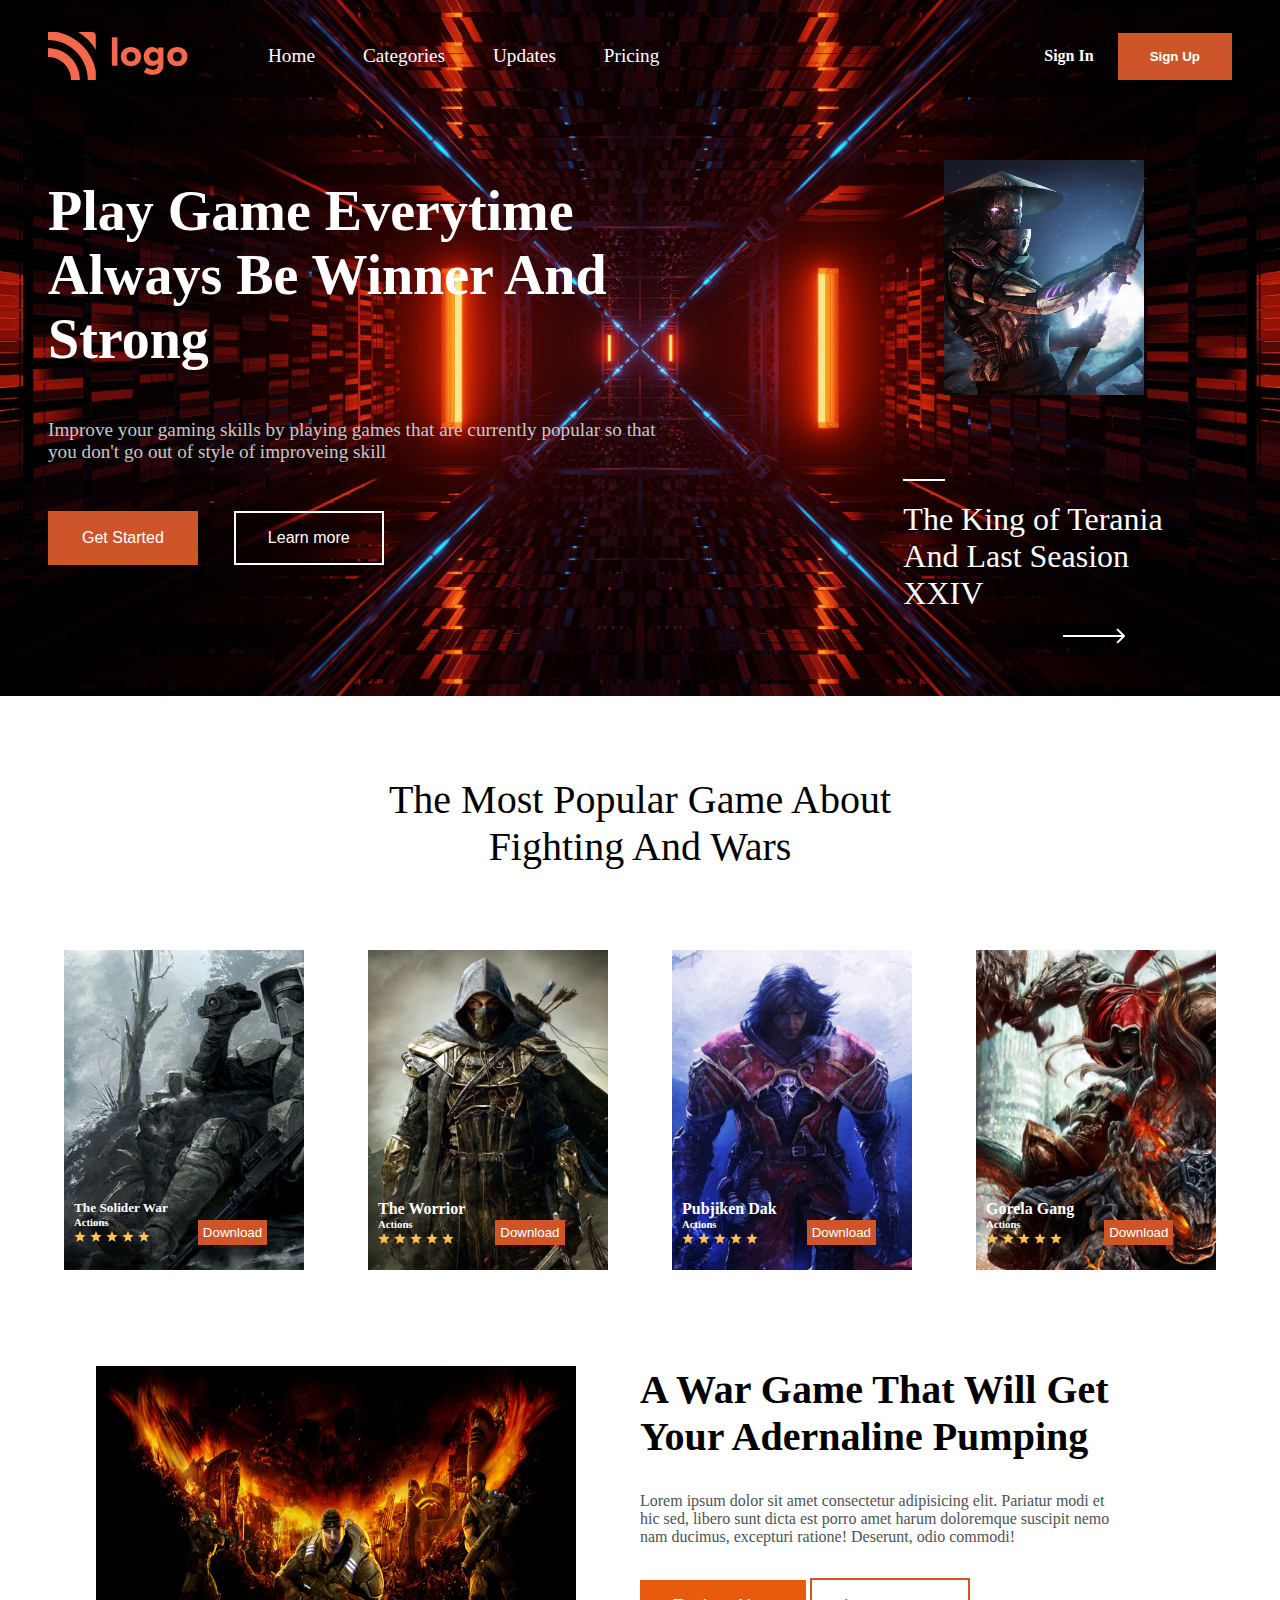
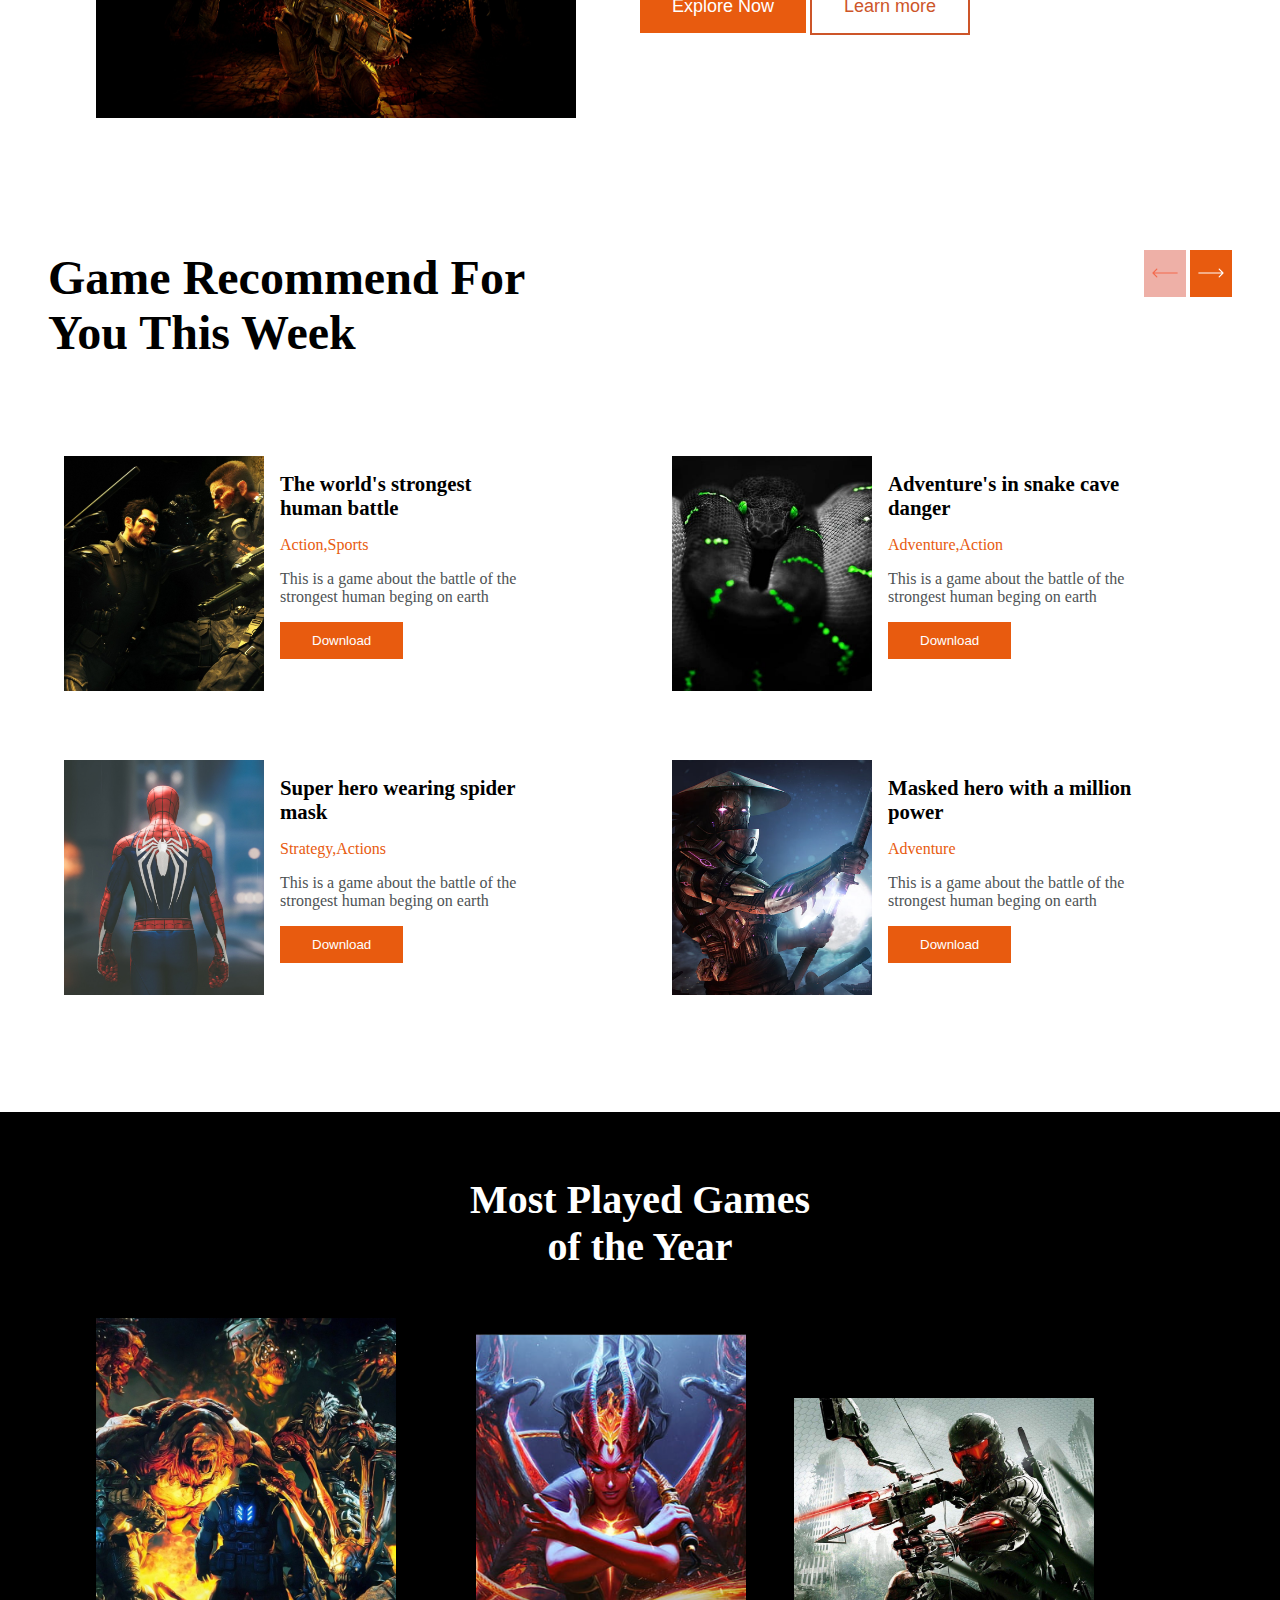
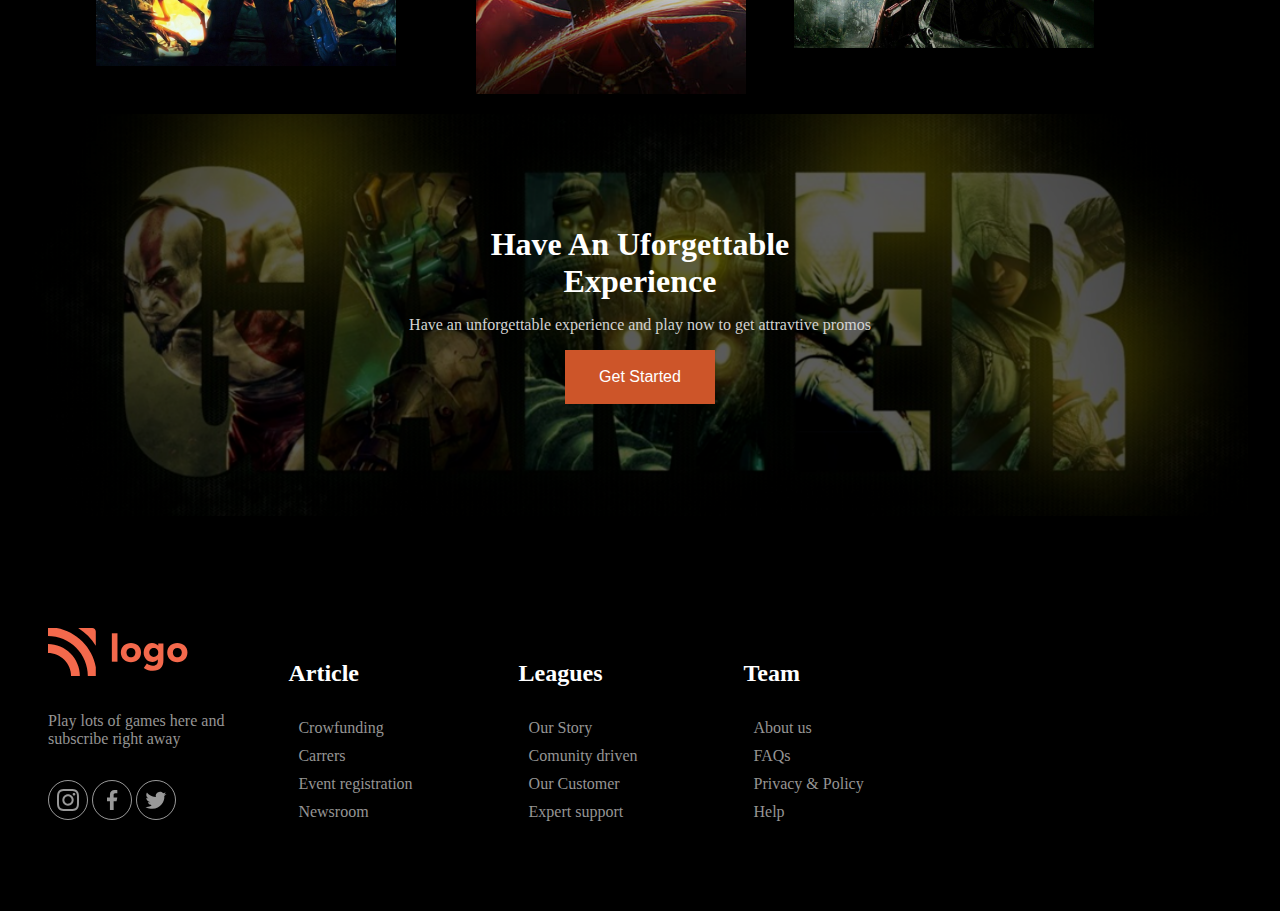
<file: index.html>
<!DOCTYPE html>
<html lang="en">
<head>
    <meta charset="UTF-8">
    <meta name="viewport" content="width=, initial-scale=1.0">
    <link rel="stylesheet" href="./style.css">
    <title>Gaming Landing Page</title>
</head>
<body>
    <div class="main-container">

        <!-- Navbar -->
        <nav class="nav-container">
            <div class="Logo-list-main">
                <img src="./assets/icons/Logo.svg" alt="logo">
                <ul class="main-group-list">
                    <li class="main-list-item">Home</li>
                    <li class="main-list-item">Categories</li>
                    <li class="main-list-item">Updates</li>
                    <li class="main-list-item">Pricing</li>
                </ul>
            </div>
            <div class="main-btn">
                <a class="Sign-In-main" href="#">Sign In</a>
                <button class="Sign-up-btn" >Sign Up</button>
            </div>
        </nav>

        <div class="main-content">

            <div class="main-content-1">
                <div id="head-cont-1">
                    <p>Play Game Everytime Always Be Winner And Strong</p>
                </div>
                <div id="head-para-1">
                    <p>Improve your gaming skills by playing games that are currently popular so that you don't go out of style of improveing skill</p>
                </div>
                <div>
                    <button class="get-start-btn">Get Started</button>
                    <button class="Learn-btn">Learn more</button>
                </div>
            </div>

            <div class="main-content-2">
                <div class="playButton">
                    <img src="./assets/photos/Rectangle 78.png" alt="" width="200px">
                </div>

                <div class="king">
                    <img id="dash" src="./assets/icons/dash.svg" alt="">
                    <div class="king-cont">
                        <p>The King of Terania And Last Seasion XXIV</p>
                    </div>
                    <img id="rightArrow" src="./assets/icons/rightArrow.svg" alt="">
                </div>

            </div>
        </div>
    </div>
    <!-- main container complete -->

    <!-- Game Download section -->
    <div class="dowload-container">

        <div class="dc-1">
            <p id="dc-p-1" >The Most Popular Game About <br> Fighting And Wars</p>
            <!-- Grid section -->
            <div class="grid-download">
                <div class="gdc-1" id="gdi-1">
                    <div class="g-1">
                        <div>
                            <h5>The Solider War</h5>
                            <h6>Actions</h6>
                            <img src="./assets/icons/Star 1.svg" alt="">
                            <img src="./assets/icons/Star 1.svg" alt="">
                            <img src="./assets/icons/Star 1.svg" alt="">
                            <img src="./assets/icons/Star 1.svg" alt="">
                            <img src="./assets/icons/Star 1.svg" alt="">
                        </div>
                        <div>
                            <button class="g-btn">Download</button>
                        </div>
                    </div>
                </div>
                <div class="gdc-1" id="gdi-2">
                    <div class="g-1">
                        <div>
                            <h4>The Worrior</h4>
                            <h6>Actions</h6>
                           <img src="./assets/icons/Star 1.svg" alt="">
                           <img src="./assets/icons/Star 1.svg" alt="">
                           <img src="./assets/icons/Star 1.svg" alt="">
                           <img src="./assets/icons/Star 1.svg" alt="">
                           <img src="./assets/icons/Star 1.svg" alt="">
                        </div>
                        <div>
                            <button class="g-btn">Download</button>
                        </div>
                    </div>
                </div>
                <div class="gdc-1" id="gdi-3">
                    <div class="g-1">
                        <div>
                            <h4>Pubjiken Dak</h4>
                            <h6>Actions</h6>
                            <img src="./assets/icons/Star 1.svg" alt="">
                            <img src="./assets/icons/Star 1.svg" alt="">
                            <img src="./assets/icons/Star 1.svg" alt="">
                            <img src="./assets/icons/Star 1.svg" alt="">
                            <img src="./assets/icons/Star 1.svg" alt="">
                        </div>
                        <div>
                            <button class="g-btn">Download</button>
                        </div>
                    </div>
                </div>
                <div class="gdc-1"id="gdi-4">
                    <div class="g-1">
                        <div>
                            <h4>Gorela Gang</h4>
                            <h6>Actions</h6>
                            <img src="./assets/icons/Star 1.svg" alt="">
                            <img src="./assets/icons/Star 1.svg" alt="">
                            <img src="./assets/icons/Star 1.svg" alt="">
                            <img src="./assets/icons/Star 1.svg" alt="">
                            <img src="./assets/icons/Star 1.svg" alt="">
                        </div>
                        <div>
                            <button class="g-btn">Download</button>
                        </div>
                    </div>
                </div>
            </div>
        </div>


        <div class="premimum-game">
            <div>
                <img id="premimum-game-img" src="./assets/photos/Rectangle 57.png" alt="">
            </div>
            <div class="premimum-game-content">
                <div>
                    <p id="premimum-game-head">A War Game That Will Get Your Adernaline Pumping</p>
                </div>
                <div >
                    <p id="premimum-game-para">Lorem ipsum dolor sit amet consectetur adipisicing elit. Pariatur modi et hic sed, libero sunt dicta est porro amet harum doloremque suscipit nemo nam ducimus, excepturi ratione! Deserunt, odio commodi!</p>
                </div>
                <div>
                    <button id="premimum-game-btn">Explore Now</button>
                    <button id="premimum-game-btn-2">Learn more</button>
                </div>
            </div>
        </div>

        <!-- Reccommend Games -->
        <div class="">
            
            <div class="RG">
                <div id="RG-head">
                    <p>Game Recommend For <br> You This Week</p>
                </div>
                <div>
                    <button id="left-arrow"> <img src="./assets/icons/leftArrow.svg" alt=""> </button>
                    <button id="right-arrow"> <img src="./assets/icons/nextArrow.svg" alt=""> </button>
                </div>
            </div>

            <!-- grid -->
            <div class="RG-grid">
                <div class="RG-box">
                    <div> <img src="./assets/photos/Rectangle 75.png" alt="" width="200px"> </div>
                    <div class="RG-box-cont">
                        <p class="RG-box-head">The world's strongest human battle</p>
                        <p class="RG-box-theme">Action,Sports</p>
                        <p class="RG-box-para">This is a game about the battle of the strongest human beging on earth</p>
                        <button class="RG-box-btn">Download</button>
                    </div>
                </div>
                <div class="RG-box">
                    <div> <img src="./assets/photos/Rectangle 76.png" alt="" width="200px"> </div>
                    <div class="RG-box-cont">
                        <p class="RG-box-head">Adventure's in snake cave danger</p>
                        <p class="RG-box-theme">Adventure,Action</p>
                        <p class="RG-box-para">This is a game about the battle of the strongest human beging on earth</p>
                        <button class="RG-box-btn">Download</button>
                    </div>
                </div>
                <div class="RG-box">
                    <div> <img src="./assets/photos/Rectangle 77.png" alt="" width="200px"> </div>
                    <div class="RG-box-cont">
                        <p class="RG-box-head">Super hero wearing spider mask</p>
                        <p class="RG-box-theme">Strategy,Actions</p>
                        <p class="RG-box-para">This is a game about the battle of the strongest human beging on earth</p>
                        <button class="RG-box-btn">Download</button>
                    </div>
                </div>
                <div class="RG-box">
                    <div> <img src="./assets/photos/Rectangle 78.png" alt="" width="200px"> </div>
                    <div class="RG-box-cont">
                        <p class="RG-box-head">Masked hero with a million power</p>
                        <p class="RG-box-theme">Adventure</p>
                        <p class="RG-box-para">This is a game about the battle of the strongest human beging on earth</p>
                        <button class="RG-box-btn">Download</button>
                    </div>
                </div>
            </div>
        </div>
    </div>

    <!-- Most Played Game -->
    <div class="MPG">
        <p class="MPG-head">Most Played Games <br> of the Year</p>
        
        <div class="MPG-imges">
            <div class="mpg-cont" >
                <img class="mpg-img-1" src="./assets/photos/Rectangle 17.png" alt="" width="300px">
            </div>
            <div>
                <img class="mpg-img-2" src="./assets/photos/Rectangle 18.png" alt="" width="270px">
            </div>
            <div>
                <img class="mpg-img-3" src="./assets/photos/Rectangle 90.png" alt="" width="300px">
            </div>
        </div>
        <div class="gamer">
            <div id="gamer-head">
                <p>Have An Uforgettable</p>
                <p>Experience</p>
            </div>
            <div id="gamer-para">
                <p>Have an unforgettable experience and play now to get attravtive promos</p>
            </div>
            <div>
                <button class="get-start-btn">Get Started</button>
            </div>
        </div>
    </div>

    <!-- fotter container -->
    
    <div class="fotter-container">
        <div class="fotter-media">
            <img src="./assets/icons/Logo.svg" alt="">
            <p id="fotter-media-para">Play lots of games here and <br>subscribe right away</p>
            <img src="./assets/icons/instagram.svg" alt="">
            <img src="./assets/icons/facebook.svg" alt="">
            <img src="./assets/icons/twitter.svg" alt="">
        </div>

        <div class="footer-list-box">
            <p id="footer-list-box-head">Article</p>
            <ul class="fotter-group-list">
                <li class="footer-list-item">Crowfunding</li>
                <li  class="footer-list-item">Carrers</li>
                <li  class="footer-list-item">Event registration</li>
                <li  class="footer-list-item">Newsroom</li>
            </ul>
        </div>

        <div class="footer-list-box">
            <p id="footer-list-box-head">Leagues</p>
            <ul class="fotter-group-list">
                <li  class="footer-list-item">Our Story</li>
                <li  class="footer-list-item">Comunity driven</li>
                <li  class="footer-list-item">Our Customer</li>
                <li  class="footer-list-item">Expert support</li>
            </ul>
        </div>

        <div class="footer-list-box">
            <p id="footer-list-box-head">Team</p>
            <ul class="fotter-group-list">
                <li  class="footer-list-item">About us</li>
                <li  class="footer-list-item">FAQs</li>
                <li  class="footer-list-item">Privacy & Policy</li>
                <li  class="footer-list-item">Help</li>
            </ul>
        </div>

      
    </div>

</body>
</html>
</file>
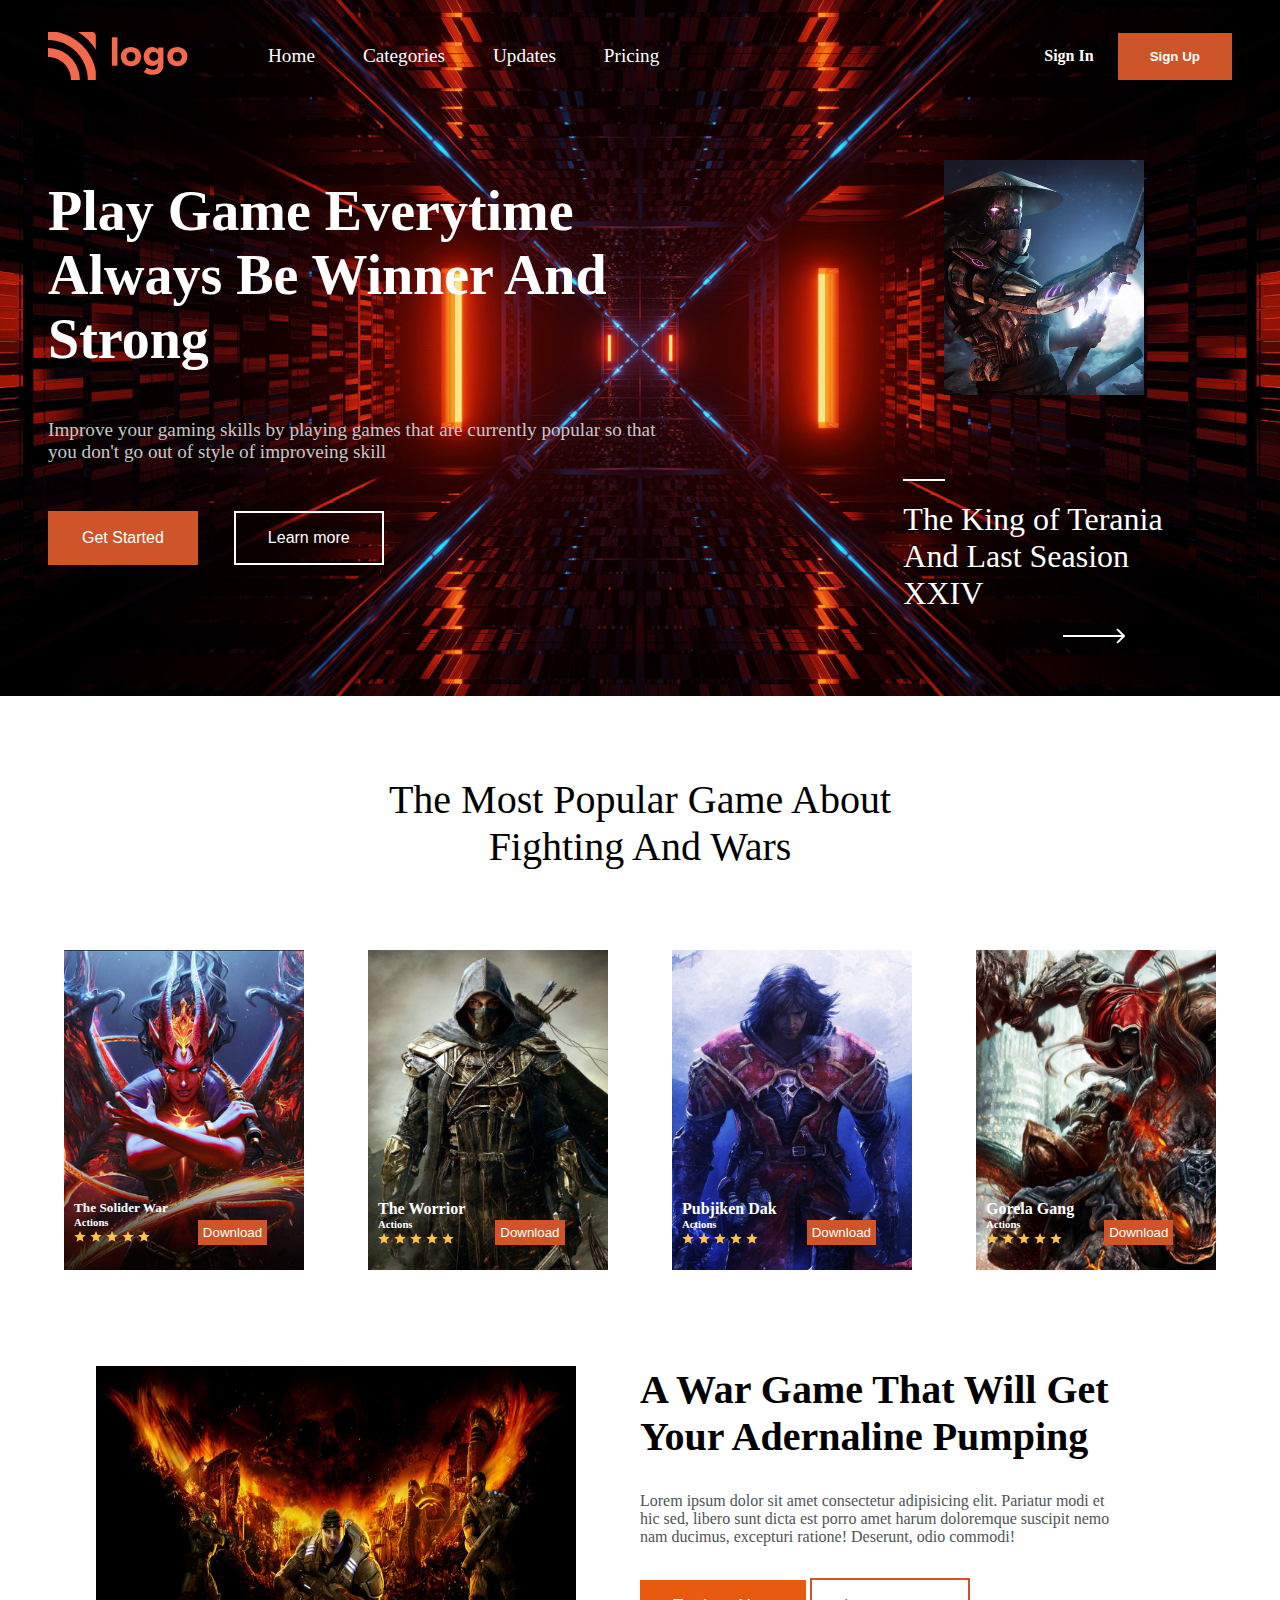
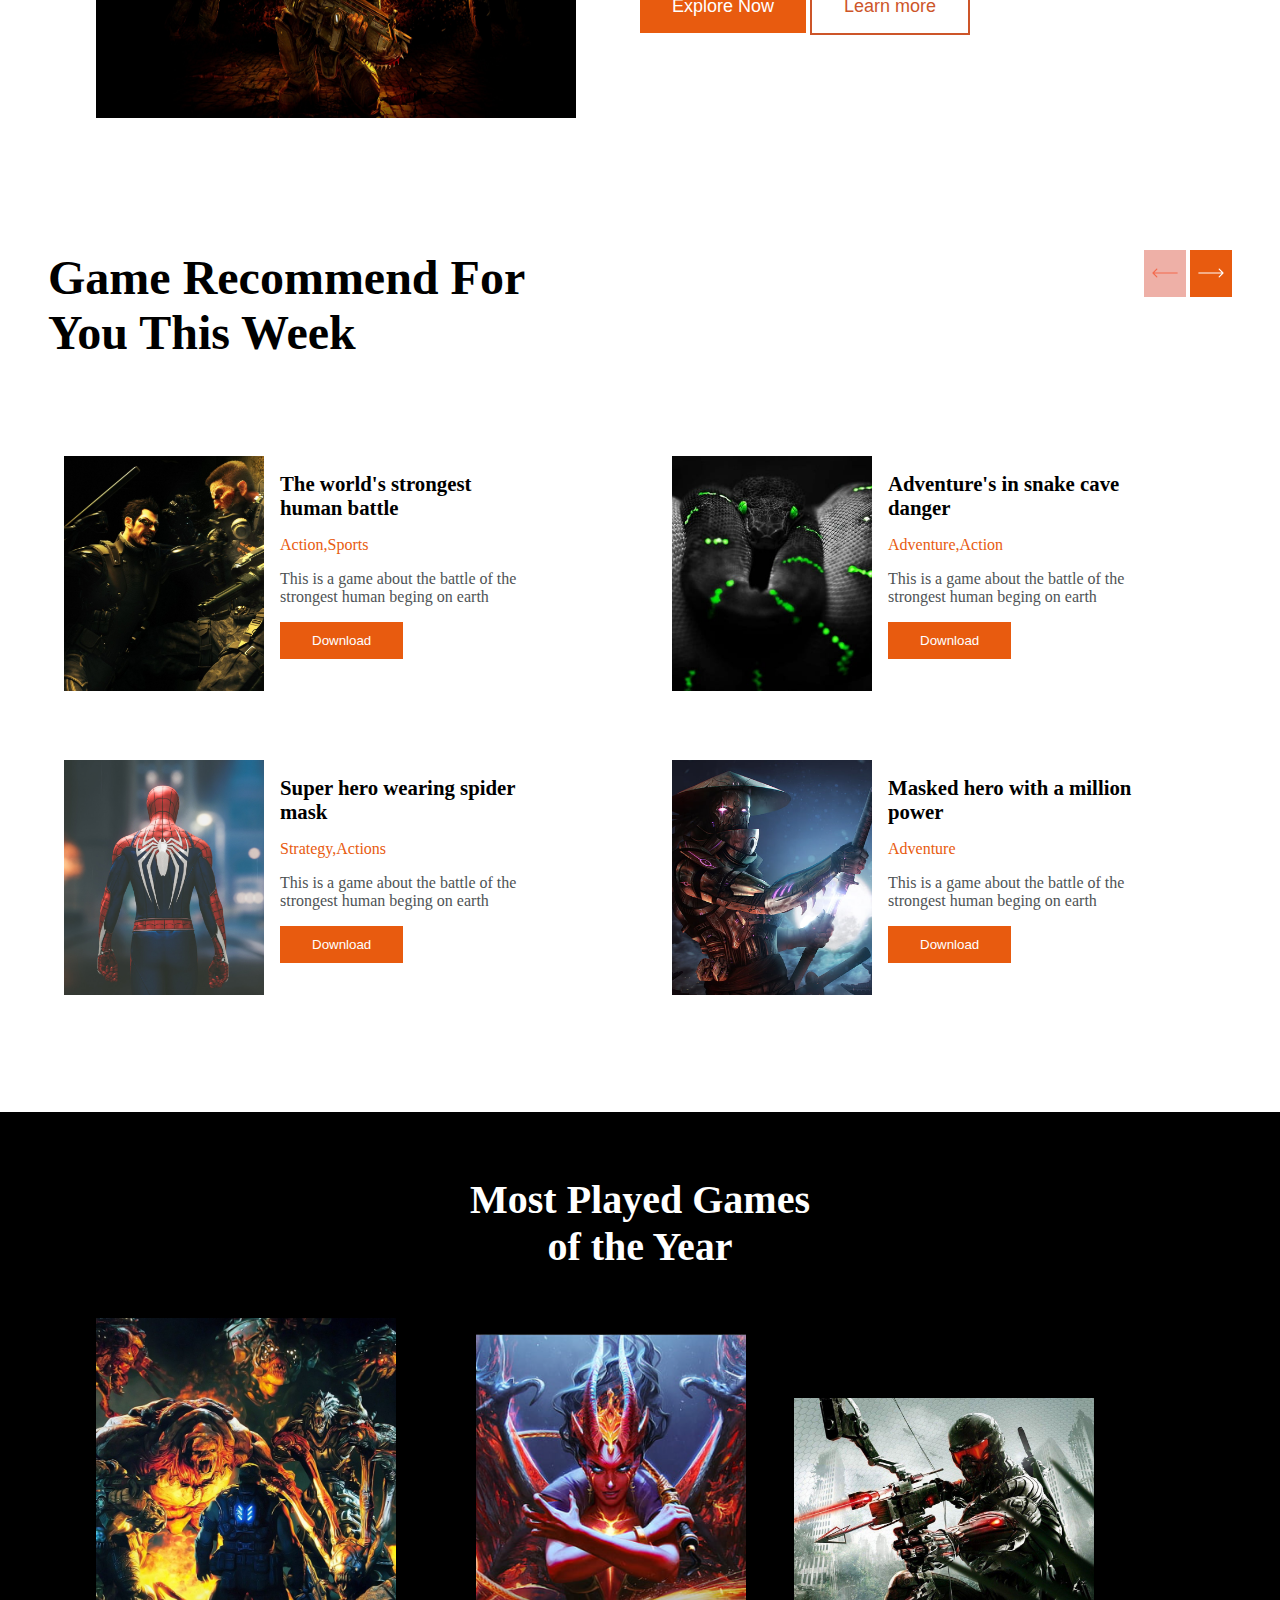
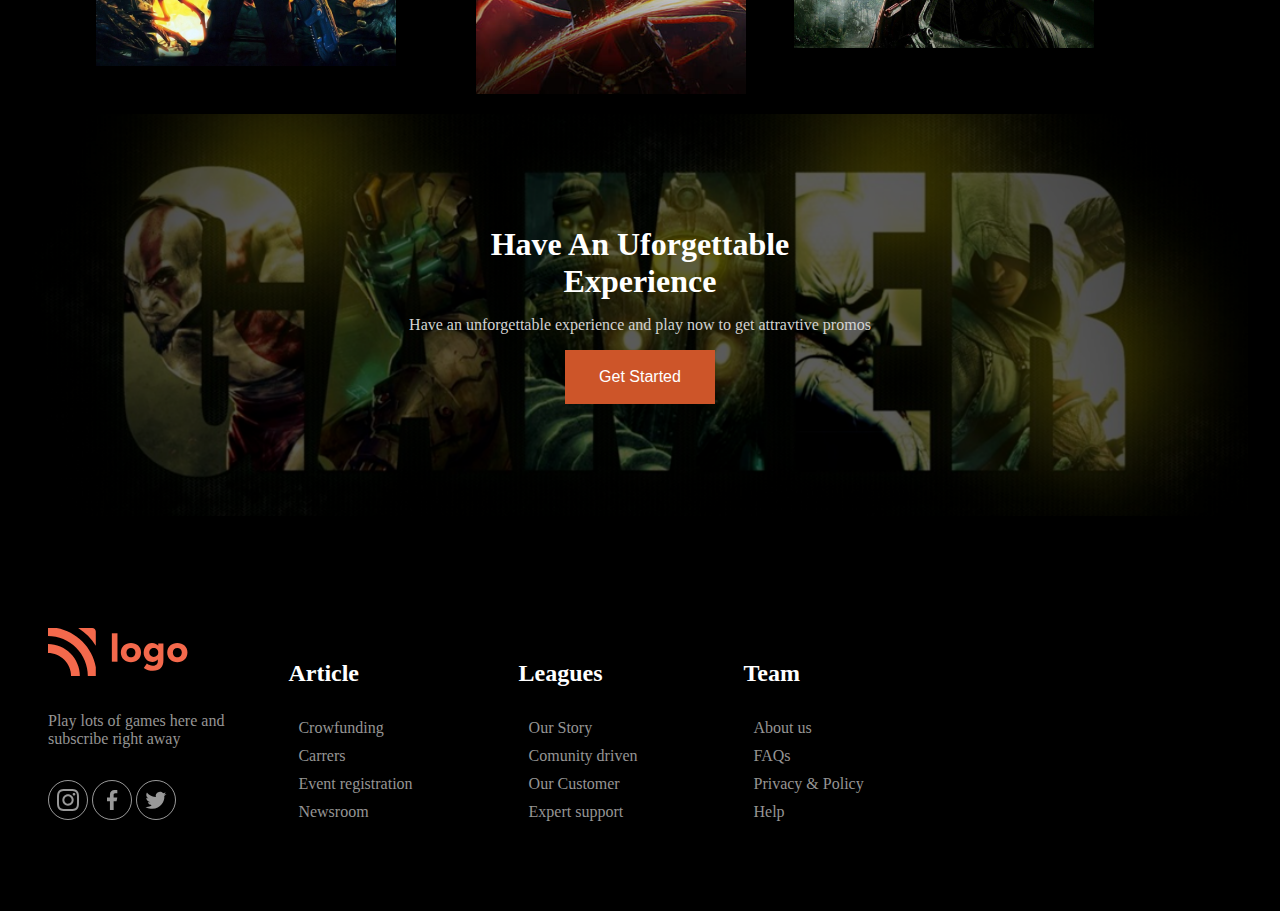
<file: assets/index.html>
<!DOCTYPE html>
<html lang="en">
<head>
    <meta charset="UTF-8">
    <meta name="viewport" content="width=, initial-scale=1.0">
    <link rel="stylesheet" href="./style.css">
    <title>Gaming Landing Page</title>
</head>
<body>
    <div class="main-container">

        <!-- Navbar -->
        <nav class="nav-container">
            <div class="Logo-list-main">
                <img src="./icons/Logo.svg" alt="logo">
                <ul class="main-group-list">
                    <li class="main-list-item">Home</li>
                    <li class="main-list-item">Categories</li>
                    <li class="main-list-item">Updates</li>
                    <li class="main-list-item">Pricing</li>
                </ul>
            </div>
            <div class="main-btn">
                <a class="Sign-In-main" href="#">Sign In</a>
                <button class="Sign-up-btn" >Sign Up</button>
            </div>
        </nav>

        <div class="main-content">

            <div class="main-content-1">
                <div id="head-cont-1">
                    <p>Play Game Everytime Always Be Winner And Strong</p>
                </div>
                <div id="head-para-1">
                    <p>Improve your gaming skills by playing games that are currently popular so that you don't go out of style of improveing skill</p>
                </div>
                <div>
                    <button class="get-start-btn">Get Started</button>
                    <button class="Learn-btn">Learn more</button>
                </div>
            </div>

            <div class="main-content-2">
                <div class="playButton">
                    <img src="photos/Rectangle 78.png" alt="" width="200px">
                </div>

                <div class="king">
                    <img id="dash" src="./icons/dash.svg" alt="">
                    <div class="king-cont">
                        <p>The King of Terania And Last Seasion XXIV</p>
                    </div>
                    <img id="rightArrow" src="./icons/rightArrow.svg" alt="">
                </div>

            </div>
        </div>
    </div>
    <!-- main container complete -->

    <!-- Game Download section -->
    <div class="dowload-container">

        <div class="dc-1">
            <p id="dc-p-1" >The Most Popular Game About <br> Fighting And Wars</p>
            <!-- Grid section -->
            <div class="grid-download">
                <div class="gdc-1" id="gdi-1">
                    <div class="g-1">
                        <div>
                            <h5>The Solider War</h5>
                            <h6>Actions</h6>
                            <img src="./icons/Star 1.svg" alt="">
                            <img src="./icons/Star 1.svg" alt="">
                            <img src="./icons/Star 1.svg" alt="">
                            <img src="./icons/Star 1.svg" alt="">
                            <img src="./icons/Star 1.svg" alt="">
                        </div>
                        <div>
                            <button class="g-btn">Download</button>
                        </div>
                    </div>
                </div>
                <div class="gdc-1" id="gdi-2">
                    <div class="g-1">
                        <div>
                            <h4>The Worrior</h4>
                            <h6>Actions</h6>
                            <img src="./icons/Star 1.svg" alt="">
                            <img src="./icons/Star 1.svg" alt="">
                            <img src="./icons/Star 1.svg" alt="">
                            <img src="./icons/Star 1.svg" alt="">
                            <img src="./icons/Star 1.svg" alt="">
                        </div>
                        <div>
                            <button class="g-btn">Download</button>
                        </div>
                    </div>
                </div>
                <div class="gdc-1" id="gdi-3">
                    <div class="g-1">
                        <div>
                            <h4>Pubjiken Dak</h4>
                            <h6>Actions</h6>
                            <img src="./icons/Star 1.svg" alt="">
                            <img src="./icons/Star 1.svg" alt="">
                            <img src="./icons/Star 1.svg" alt="">
                            <img src="./icons/Star 1.svg" alt="">
                            <img src="./icons/Star 1.svg" alt="">
                        </div>
                        <div>
                            <button class="g-btn">Download</button>
                        </div>
                    </div>
                </div>
                <div class="gdc-1"id="gdi-4">
                    <div class="g-1">
                        <div>
                            <h4>Gorela Gang</h4>
                            <h6>Actions</h6>
                            <img src="./icons/Star 1.svg" alt="">
                            <img src="./icons/Star 1.svg" alt="">
                            <img src="./icons/Star 1.svg" alt="">
                            <img src="./icons/Star 1.svg" alt="">
                            <img src="./icons/Star 1.svg" alt="">
                        </div>
                        <div>
                            <button class="g-btn">Download</button>
                        </div>
                    </div>
                </div>
            </div>
        </div>


        <div class="premimum-game">
            <div>
                <img id="premimum-game-img" src="./photos/Rectangle 57.png" alt="">
            </div>
            <div class="premimum-game-content">
                <div>
                    <p id="premimum-game-head">A War Game That Will Get Your Adernaline Pumping</p>
                </div>
                <div >
                    <p id="premimum-game-para">Lorem ipsum dolor sit amet consectetur adipisicing elit. Pariatur modi et hic sed, libero sunt dicta est porro amet harum doloremque suscipit nemo nam ducimus, excepturi ratione! Deserunt, odio commodi!</p>
                </div>
                <div>
                    <button id="premimum-game-btn">Explore Now</button>
                    <button id="premimum-game-btn-2">Learn more</button>
                </div>
            </div>
        </div>

        <!-- Reccommend Games -->
        <div class="">
            
            <div class="RG">
                <div id="RG-head">
                    <p>Game Recommend For <br> You This Week</p>
                </div>
                <div>
                    <button id="left-arrow"> <img src="./icons/leftArrow.svg" alt=""> </button>
                    <button id="right-arrow"> <img src="./icons/nextArrow.svg" alt=""> </button>
                </div>
            </div>

            <!-- grid -->
            <div class="RG-grid">
                <div class="RG-box">
                    <div> <img src="./photos/Rectangle 75.png" alt="" width="200px"> </div>
                    <div class="RG-box-cont">
                        <p class="RG-box-head">The world's strongest human battle</p>
                        <p class="RG-box-theme">Action,Sports</p>
                        <p class="RG-box-para">This is a game about the battle of the strongest human beging on earth</p>
                        <button class="RG-box-btn">Download</button>
                    </div>
                </div>
                <div class="RG-box">
                    <div> <img src="./photos/Rectangle 76.png" alt="" width="200px"> </div>
                    <div class="RG-box-cont">
                        <p class="RG-box-head">Adventure's in snake cave danger</p>
                        <p class="RG-box-theme">Adventure,Action</p>
                        <p class="RG-box-para">This is a game about the battle of the strongest human beging on earth</p>
                        <button class="RG-box-btn">Download</button>
                    </div>
                </div>
                <div class="RG-box">
                    <div> <img src="./photos/Rectangle 77.png" alt="" width="200px"> </div>
                    <div class="RG-box-cont">
                        <p class="RG-box-head">Super hero wearing spider mask</p>
                        <p class="RG-box-theme">Strategy,Actions</p>
                        <p class="RG-box-para">This is a game about the battle of the strongest human beging on earth</p>
                        <button class="RG-box-btn">Download</button>
                    </div>
                </div>
                <div class="RG-box">
                    <div> <img src="./photos/Rectangle 78.png" alt="" width="200px"> </div>
                    <div class="RG-box-cont">
                        <p class="RG-box-head">Masked hero with a million power</p>
                        <p class="RG-box-theme">Adventure</p>
                        <p class="RG-box-para">This is a game about the battle of the strongest human beging on earth</p>
                        <button class="RG-box-btn">Download</button>
                    </div>
                </div>
            </div>
        </div>
    </div>

    <!-- Most Played Game -->
    <div class="MPG">
        <p class="MPG-head">Most Played Games <br> of the Year</p>
        
        <div class="MPG-imges">
            <div class="mpg-cont" >
                <img class="mpg-img-1" src="./photos/Rectangle 17.png" alt="" width="300px">
            </div>
            <div>
                <img class="mpg-img-2" src="./photos/Rectangle 18.png" alt="" width="270px">
            </div>
            <div>
                <img class="mpg-img-3" src="./photos/Rectangle 90.png" alt="" width="300px">
            </div>
        </div>
        <div class="gamer">
            <div id="gamer-head">
                <p>Have An Uforgettable</p>
                <p>Experience</p>
            </div>
            <div id="gamer-para">
                <p>Have an unforgettable experience and play now to get attravtive promos</p>
            </div>
            <div>
                <button class="get-start-btn">Get Started</button>
            </div>
        </div>
    </div>

    <!-- fotter container -->
    
    <div class="fotter-container">
        <div class="fotter-media">
            <img src="./icons/Logo.svg" alt="">
            <p id="fotter-media-para">Play lots of games here and <br>subscribe right away</p>
            <img src="./icons/instagram.svg" alt="">
            <img src="./icons/facebook.svg" alt="">
            <img src="./icons/twitter.svg" alt="">
        </div>

        <div class="footer-list-box">
            <p id="footer-list-box-head">Article</p>
            <ul class="fotter-group-list">
                <li class="footer-list-item">Crowfunding</li>
                <li  class="footer-list-item">Carrers</li>
                <li  class="footer-list-item">Event registration</li>
                <li  class="footer-list-item">Newsroom</li>
            </ul>
        </div>

        <div class="footer-list-box">
            <p id="footer-list-box-head">Leagues</p>
            <ul class="fotter-group-list">
                <li  class="footer-list-item">Our Story</li>
                <li  class="footer-list-item">Comunity driven</li>
                <li  class="footer-list-item">Our Customer</li>
                <li  class="footer-list-item">Expert support</li>
            </ul>
        </div>

        <div class="footer-list-box">
            <p id="footer-list-box-head">Team</p>
            <ul class="fotter-group-list">
                <li  class="footer-list-item">About us</li>
                <li  class="footer-list-item">FAQs</li>
                <li  class="footer-list-item">Privacy & Policy</li>
                <li  class="footer-list-item">Help</li>
            </ul>
        </div>

      
    </div>

</body>
</html>
</file>
<file: style.css>
*{
    margin: 0;
    padding: 0;
    box-sizing: border-box;
}
body{
    max-width: 1280px;
    margin-left: auto;
    margin-right: auto;
    font-family: 'Lucida Sans';
}
.main-container{
    padding: 2rem 3rem;
    background:url(./assets/photos/futuristic-bg.png) no-repeat center center ;
    color: #ffffff;
    -webkit-background-size: cover;
    -moz-background-size: cover;
    -o-background-size: cover;
    background-size: cover;
}
.nav-container{
    display: flex;
    justify-content: space-between;
    align-items: center;
}
.Logo-list-main{
    display: flex;
    gap: 5rem;
    cursor: pointer;
}
.main-group-list{
    list-style-type: none;
    display: flex;
    color: #ffffff;
    gap:3rem;
    align-items: center;
    font-size:larger;
    font-weight: 300;
}
.main-list-item{
    transition: 0.3s;
}
.main-list-item:hover{
    scale: 1.1;
    color: #e85b0f;
}
.Sign-In-main{
    color: #ffffff;
    text-decoration: none;
    margin-right: 20px;
    font-weight: 700;
}
.Sign-up-btn{
    padding: 1rem 2rem;
    text-align: center;
    color: #ffffff;
    background-color: #cd5529;
    border: none;
    cursor: pointer;
    font-weight: 700;
    transition: 0.4s;
}
.Sign-up-btn:hover{
    border-radius: 20px;
    scale: 1.2;
}
@media screen and (max-width:950px){
    .Logo-list-main{
        gap:2rem;
    }
    .main-group-list{
        gap: 1rem;
        font-size: medium;
    }
    .Sign-In-main{
        display: none;
    }
}
@media screen and (max-width:670px){
    .main-group-list{
        display: none;
    }
}

/* main container-content part */
.main-content{
    display: flex;
    justify-content: space-around;
    align-items: center;
    gap: 15rem;
}
.main-content-1{
    display: flex;
    flex-direction: column;
    margin-bottom: 5rem;
    margin-top: 5rem;

}
#head-cont-1{
    font-size: 3.5rem;
    font-weight: 900;
}
#head-para-1{
    margin: 3rem 0rem;
    font-size: 1.2rem;
    color: #c6c8c9;
}
.get-start-btn{
    padding: 1rem 2rem;
    background-color: #cd5529;
    border: 2px solid #cd5529 ;
    color: #ffffff;
    font-size: medium;
    cursor: pointer;
}
.Learn-btn{
    padding: 1rem 2rem;
    background-color: transparent;
    color: #ffffff;
    border: 2px solid #ffffff;
    font-size: medium;
    margin-left: 2rem;
    cursor: pointer;
}
@media screen and (max-width:450px){
    .Learn-btn{
        margin-top: 2rem;
        margin-left: 0rem;
    }
}
.main-content-2{
    display: flex;
    flex-direction: column;
    align-items: center;
    margin-right: 3rem;
    gap:4rem;
    margin-top: 5rem;
}

#dash{
    margin: 1rem 0rem;
}
#rightArrow{
    margin: 1rem 0rem;
    margin-left: 10rem;
}
.king-cont{
    font-size: 2rem;
    font-family: 600;
}
.playButton{
    transition: 0.3s;
    cursor: pointer;
}
.playButton:hover{
    scale: 1.3;
}

@media screen and (max-width:950px){
    .main-content-2{
        display: none;
    }
}

.dowload-container{
    padding: 5rem 2rem;
}
#dc-p-1{
    font-size: 2.5rem;
    font-weight: 500;
    text-align: center;
}
.grid-download{
    display: grid;
    grid-template-columns: repeat(4,1fr);
}
.gdc-1{
    height: 20rem;
    width: 15rem;
    margin: 2rem;
    margin-top: 5rem;
    transition: 0.3s;
    cursor: pointer;
}
.gdc-1:hover{
    scale: 1.2;
}
#gdi-1{
    background:url("./assets/photos/image\ 2.png") no-repeat center center;
    -webkit-background-size:cover;
    -moz-background-size: cover;
    -o-background-size:cover;
    background-size: cover;
    
}
#gdi-2{
    background:url("./assets/photos/image\ 4.png") no-repeat center center;
    -webkit-background-size:cover;
    -moz-background-size: cover;
    -o-background-size:cover;
    background-size: cover;
}
#gdi-3{
    background:url("./assets/photos/image\ 3.png") no-repeat center center;
    -webkit-background-size:cover;
    -moz-background-size: cover;
    -o-background-size:cover;
    background-size: cover;
}
#gdi-4{
    background:url("./assets/photos/Rectangle\ 56.png") no-repeat center center;
    -webkit-background-size:cover;
    -moz-background-size: cover;
    -o-background-size:cover;
    background-size: cover;
}
.g-1{
    display: flex;
    color: #ffffff;
    position: relative;
    top: 75%;
    padding: 10px;
}
.g-btn{
    padding: 5px;
    margin-left: 30px;
    margin-top: 20px;
    background-color: #cd5529;
    color: #ffffff;
    border: none;
}
@media screen and (max-width:1200px){
    .grid-download{
        display: flex;
        flex-wrap: wrap;
        align-items: center;
    }
}
.premimum-game{
    display: flex;
    /* flex-wrap: wrap; */
    padding: 4rem;
}
#premimum-game-img{
    height: 22rem;
    width: 30rem;
}
.premimum-game-content{
    display: flex;
    flex-direction: column;
    gap: 2rem;
    padding: 0rem 4rem;
}
#premimum-game-head{
    font-size: 2.5rem;
    font-weight: 800;
}
#premimum-game-para{
    color: #4e5355;
}
#premimum-game-btn{
    padding: 1rem 2rem;
    background-color: #e85b0f;
    border: none;
    color: #ffffff;
    font-size: large;
    cursor: pointer;
}
#premimum-game-btn-2{
    padding: 1rem 2rem;
    border: 2px solid #cd5529;
    color: #cd5529;
    font-size: large;
    cursor: pointer;
    background-color: #ffffff;
}
@media screen and (max-width:1000px){
    .premimum-game{
        display: flex;
        flex-direction: column;
        align-items: center;
    }
    
}
@media screen and (max-width:650px){
    .premimum-game-content{
        margin-top: 2rem;
    }
    #premimum-game-img{
        width:20rem;
    }
    #premimum-game-btn-2{
        margin-top: 1rem;
    }
}

/* Reccommanded Game */
.RG{
    display: flex;
    justify-content: space-between;
    padding: 4rem 1rem;
}
#RG-head{
    font-size: 3rem;
    font-weight: 600;
}
#left-arrow{
    padding: 1rem 0.5rem;
    background-color: #eeb0a7;
    border: none;
}
#right-arrow{
    padding: 1rem 0.5rem;
    background-color: #e85b0f;
    border: none;
}
.RG-grid{
    display: grid;
    grid-template-columns: repeat(2,1fr);
    grid-template-rows: repeat(2,1fr);
}
.RG-box{
    height: 15rem;
    width: 30rem;
    margin: 2rem;
    display: flex;
    transition: 0.3s;
}
.RG-box:hover{
    scale: 1.1;
}
@media screen and (max-width:1200px){
    .RG-grid{
        display: flex;
        flex-wrap: wrap;
    }
    .RG-box{
        height: 20rem;
        width: 50rem;
    }
}
.RG-box-cont{
    padding: 1rem;
}
.RG-box-head{
    font-size: 1.3rem;
    font-weight: 900;
}
.RG-box-theme{
    color: #e85b0f;
    margin:1rem 0rem;
}
.RG-box-para{
    color: #4e5355;
}
.RG-box-btn{
    margin-top: 1rem;
    padding: 0.7rem 2rem;
    color: #ffffff;
    background-color: #e85b0f;
    border: none;
    cursor: pointer;
}

.MPG{
    color: #ffffff;
    background-color: #000000;
    padding: 4rem 2rem;

}
.MPG-imges{
    display: flex;
    flex-wrap: wrap;
  
}
.MPG-head{
    text-align: center;
    font-size: 2.5rem;
    font-weight: 700;
}


.mpg-cont{
    color: #969594;
    font-weight: 700;
    display: flex;
    margin: 2rem;
}
.mpg-para{
    margin-top: 5rem;
}
.mpg-img-1{
    margin: 1rem;
    margin-left: 2rem;
    transition: 0.3s;
    cursor: pointer;

}
.mpg-img-1:hover{
    scale: 1.1;
}
.mpg-img-2{
    margin: 1rem;
    margin-top: 4rem;
    margin-left: 2rem;
    top: 30%;
    transition: 0.3s;
}
.mpg-img-2:hover{
    scale: 1.1;
}
.mpg-img-3{
    margin: 1rem;
    margin-top: 8rem;
    margin-left: 2rem;
    transition: 0.3s;
    cursor: pointer;
}
.mpg-img-3:hover{
    scale: 1.1;
}
.gamer{
    background: url(./assets/photos/imageedit.png) no-repeat center center ;
    -webkit-background-size:cover;
    -moz-background-size: cover;
    -o-background-size:cover;
    background-size: cover;
    display: flex;
    flex-direction: column;
    text-align: center;
    align-items: center;
    padding: 7rem;
}
#gamer-head{
    font-size: 2rem;
    font-weight: 900;
}
#gamer-para{
    color: #d3d3d3;
    margin: 1rem 0rem;
}


.fotter-container{
    background-color: #000000;
    display: flex;
    flex-wrap: wrap;
    padding: 3rem;
    color: #ffffff;

}
#fotter-media-para{
    margin: 2rem 0rem;
    color: #969594;
}
.footer-list-box{
    margin: 2rem;
    margin-left: 4rem;
}
#footer-list-box-head{
    font-size: 1.5rem;
    font-weight: 900;
}
.fotter-group-list{
    list-style-type: none;
    color: #969594;
    margin-top: 2rem;
    cursor: pointer;
}
.footer-list-item{
    margin: 10px;
}
</file>
<file: assets/style.css>
*{
    margin: 0;
    padding: 0;
    box-sizing: border-box;
}
body{
    max-width: 1280px;
    margin-left: auto;
    margin-right: auto;
    font-family: 'Lucida Sans';
}
.main-container{
    padding: 2rem 3rem;
    background:url(./photos/futuristic-bg.png) no-repeat center center ;
    color: #ffffff;
    -webkit-background-size: cover;
    -moz-background-size: cover;
    -o-background-size: cover;
    background-size: cover;
}
.nav-container{
    display: flex;
    justify-content: space-between;
    align-items: center;
}
.Logo-list-main{
    display: flex;
    gap: 5rem;
    cursor: pointer;
}
.main-group-list{
    list-style-type: none;
    display: flex;
    color: #ffffff;
    gap:3rem;
    align-items: center;
    font-size:larger;
    font-weight: 300;
}
.main-list-item{
    transition: 0.3s;
}
.main-list-item:hover{
    scale: 1.1;
    color: #e85b0f;
}
.Sign-In-main{
    color: #ffffff;
    text-decoration: none;
    margin-right: 20px;
    font-weight: 700;
}
.Sign-up-btn{
    padding: 1rem 2rem;
    text-align: center;
    color: #ffffff;
    background-color: #cd5529;
    border: none;
    cursor: pointer;
    font-weight: 700;
    transition: 0.4s;
}
.Sign-up-btn:hover{
    border-radius: 20px;
    scale: 1.2;
}
@media screen and (max-width:950px){
    .Logo-list-main{
        gap:2rem;
    }
    .main-group-list{
        gap: 1rem;
        font-size: medium;
    }
    .Sign-In-main{
        display: none;
    }
}
@media screen and (max-width:670px){
    .main-group-list{
        display: none;
    }
}

/* main container-content part */
.main-content{
    display: flex;
    justify-content: space-around;
    align-items: center;
    gap: 15rem;
}
.main-content-1{
    display: flex;
    flex-direction: column;
    margin-bottom: 5rem;
    margin-top: 5rem;

}
#head-cont-1{
    font-size: 3.5rem;
    font-weight: 900;
}
#head-para-1{
    margin: 3rem 0rem;
    font-size: 1.2rem;
    color: #c6c8c9;
}
.get-start-btn{
    padding: 1rem 2rem;
    background-color: #cd5529;
    border: 2px solid #cd5529 ;
    color: #ffffff;
    font-size: medium;
    cursor: pointer;
}
.Learn-btn{
    padding: 1rem 2rem;
    background-color: transparent;
    color: #ffffff;
    border: 2px solid #ffffff;
    font-size: medium;
    margin-left: 2rem;
    cursor: pointer;
}
@media screen and (max-width:450px){
    .Learn-btn{
        margin-top: 2rem;
        margin-left: 0rem;
    }
}
.main-content-2{
    display: flex;
    flex-direction: column;
    align-items: center;
    margin-right: 3rem;
    gap:4rem;
    margin-top: 5rem;
}

#dash{
    margin: 1rem 0rem;
}
#rightArrow{
    margin: 1rem 0rem;
    margin-left: 10rem;
}
.king-cont{
    font-size: 2rem;
    font-family: 600;
}
.playButton{
    transition: 0.3s;
    cursor: pointer;
}
.playButton:hover{
    scale: 1.3;
}

@media screen and (max-width:950px){
    .main-content-2{
        display: none;
    }
}

.dowload-container{
    padding: 5rem 2rem;
}
#dc-p-1{
    font-size: 2.5rem;
    font-weight: 500;
    text-align: center;
}
.grid-download{
    display: grid;
    grid-template-columns: repeat(4,1fr);
}
.gdc-1{
    height: 20rem;
    width: 15rem;
    margin: 2rem;
    margin-top: 5rem;
    transition: 0.3s;
    cursor: pointer;
}
.gdc-1:hover{
    scale: 1.2;
}
#gdi-1{
    background:url(./photos/Rectangle\ 18.png) no-repeat center center;
    -webkit-background-size:cover;
    -moz-background-size: cover;
    -o-background-size:cover;
    background-size: cover;
    
}
#gdi-2{
    background:url("./photos/image\ 4.png") no-repeat center center;
    -webkit-background-size:cover;
    -moz-background-size: cover;
    -o-background-size:cover;
    background-size: cover;
}
#gdi-3{
    background:url("./photos/image\ 3.png") no-repeat center center;
    -webkit-background-size:cover;
    -moz-background-size: cover;
    -o-background-size:cover;
    background-size: cover;
}
#gdi-4{
    background:url("./photos/Rectangle\ 56.png") no-repeat center center;
    -webkit-background-size:cover;
    -moz-background-size: cover;
    -o-background-size:cover;
    background-size: cover;
}
.g-1{
    display: flex;
    color: #ffffff;
    position: relative;
    top: 75%;
    padding: 10px;
}
.g-btn{
    padding: 5px;
    margin-left: 30px;
    margin-top: 20px;
    background-color: #cd5529;
    color: #ffffff;
    border: none;
}
@media screen and (max-width:1200px){
    .grid-download{
        display: flex;
        flex-wrap: wrap;
        align-items: center;
    }
}
.premimum-game{
    display: flex;
    /* flex-wrap: wrap; */
    padding: 4rem;
}
#premimum-game-img{
    height: 22rem;
    width: 30rem;
}
.premimum-game-content{
    display: flex;
    flex-direction: column;
    gap: 2rem;
    padding: 0rem 4rem;
}
#premimum-game-head{
    font-size: 2.5rem;
    font-weight: 800;
}
#premimum-game-para{
    color: #4e5355;
}
#premimum-game-btn{
    padding: 1rem 2rem;
    background-color: #e85b0f;
    border: none;
    color: #ffffff;
    font-size: large;
    cursor: pointer;
}
#premimum-game-btn-2{
    padding: 1rem 2rem;
    border: 2px solid #cd5529;
    color: #cd5529;
    font-size: large;
    cursor: pointer;
    background-color: #ffffff;
}
@media screen and (max-width:1000px){
    .premimum-game{
        display: flex;
        flex-direction: column;
        align-items: center;
    }
    
}
@media screen and (max-width:650px){
    .premimum-game-content{
        margin-top: 2rem;
    }
    #premimum-game-img{
        width:20rem;
    }
    #premimum-game-btn-2{
        margin-top: 1rem;
    }
}

/* Reccommanded Game */
.RG{
    display: flex;
    justify-content: space-between;
    padding: 4rem 1rem;
}
#RG-head{
    font-size: 3rem;
    font-weight: 600;
}
#left-arrow{
    padding: 1rem 0.5rem;
    background-color: #eeb0a7;
    border: none;
}
#right-arrow{
    padding: 1rem 0.5rem;
    background-color: #e85b0f;
    border: none;
}
.RG-grid{
    display: grid;
    grid-template-columns: repeat(2,1fr);
    grid-template-rows: repeat(2,1fr);
}
.RG-box{
    height: 15rem;
    width: 30rem;
    margin: 2rem;
    display: flex;
    transition: 0.3s;
}
.RG-box:hover{
    scale: 1.1;
}
@media screen and (max-width:1200px){
    .RG-grid{
        display: flex;
        flex-wrap: wrap;
    }
    .RG-box{
        height: 20rem;
        width: 50rem;
    }
}
.RG-box-cont{
    padding: 1rem;
}
.RG-box-head{
    font-size: 1.3rem;
    font-weight: 900;
}
.RG-box-theme{
    color: #e85b0f;
    margin:1rem 0rem;
}
.RG-box-para{
    color: #4e5355;
}
.RG-box-btn{
    margin-top: 1rem;
    padding: 0.7rem 2rem;
    color: #ffffff;
    background-color: #e85b0f;
    border: none;
    cursor: pointer;
}

.MPG{
    color: #ffffff;
    background-color: #000000;
    padding: 4rem 2rem;

}
.MPG-imges{
    display: flex;
    flex-wrap: wrap;
  
}
.MPG-head{
    text-align: center;
    font-size: 2.5rem;
    font-weight: 700;
}


.mpg-cont{
    color: #969594;
    font-weight: 700;
    display: flex;
    margin: 2rem;
}
.mpg-para{
    margin-top: 5rem;
}
.mpg-img-1{
    margin: 1rem;
    margin-left: 2rem;
    transition: 0.3s;
    cursor: pointer;

}
.mpg-img-1:hover{
    scale: 1.1;
}
.mpg-img-2{
    margin: 1rem;
    margin-top: 4rem;
    margin-left: 2rem;
    top: 30%;
    transition: 0.3s;
}
.mpg-img-2:hover{
    scale: 1.1;
}
.mpg-img-3{
    margin: 1rem;
    margin-top: 8rem;
    margin-left: 2rem;
    transition: 0.3s;
    cursor: pointer;
}
.mpg-img-3:hover{
    scale: 1.1;
}
.gamer{
    background: url(./photos/imageedit.png) no-repeat center center ;
    -webkit-background-size:cover;
    -moz-background-size: cover;
    -o-background-size:cover;
    background-size: cover;
    display: flex;
    flex-direction: column;
    text-align: center;
    align-items: center;
    padding: 7rem;
}
#gamer-head{
    font-size: 2rem;
    font-weight: 900;
}
#gamer-para{
    color: #d3d3d3;
    margin: 1rem 0rem;
}


.fotter-container{
    background-color: #000000;
    display: flex;
    flex-wrap: wrap;
    padding: 3rem;
    color: #ffffff;

}
#fotter-media-para{
    margin: 2rem 0rem;
    color: #969594;
}
.footer-list-box{
    margin: 2rem;
    margin-left: 4rem;
}
#footer-list-box-head{
    font-size: 1.5rem;
    font-weight: 900;
}
.fotter-group-list{
    list-style-type: none;
    color: #969594;
    margin-top: 2rem;
    cursor: pointer;
}
.footer-list-item{
    margin: 10px;
}
</file>
